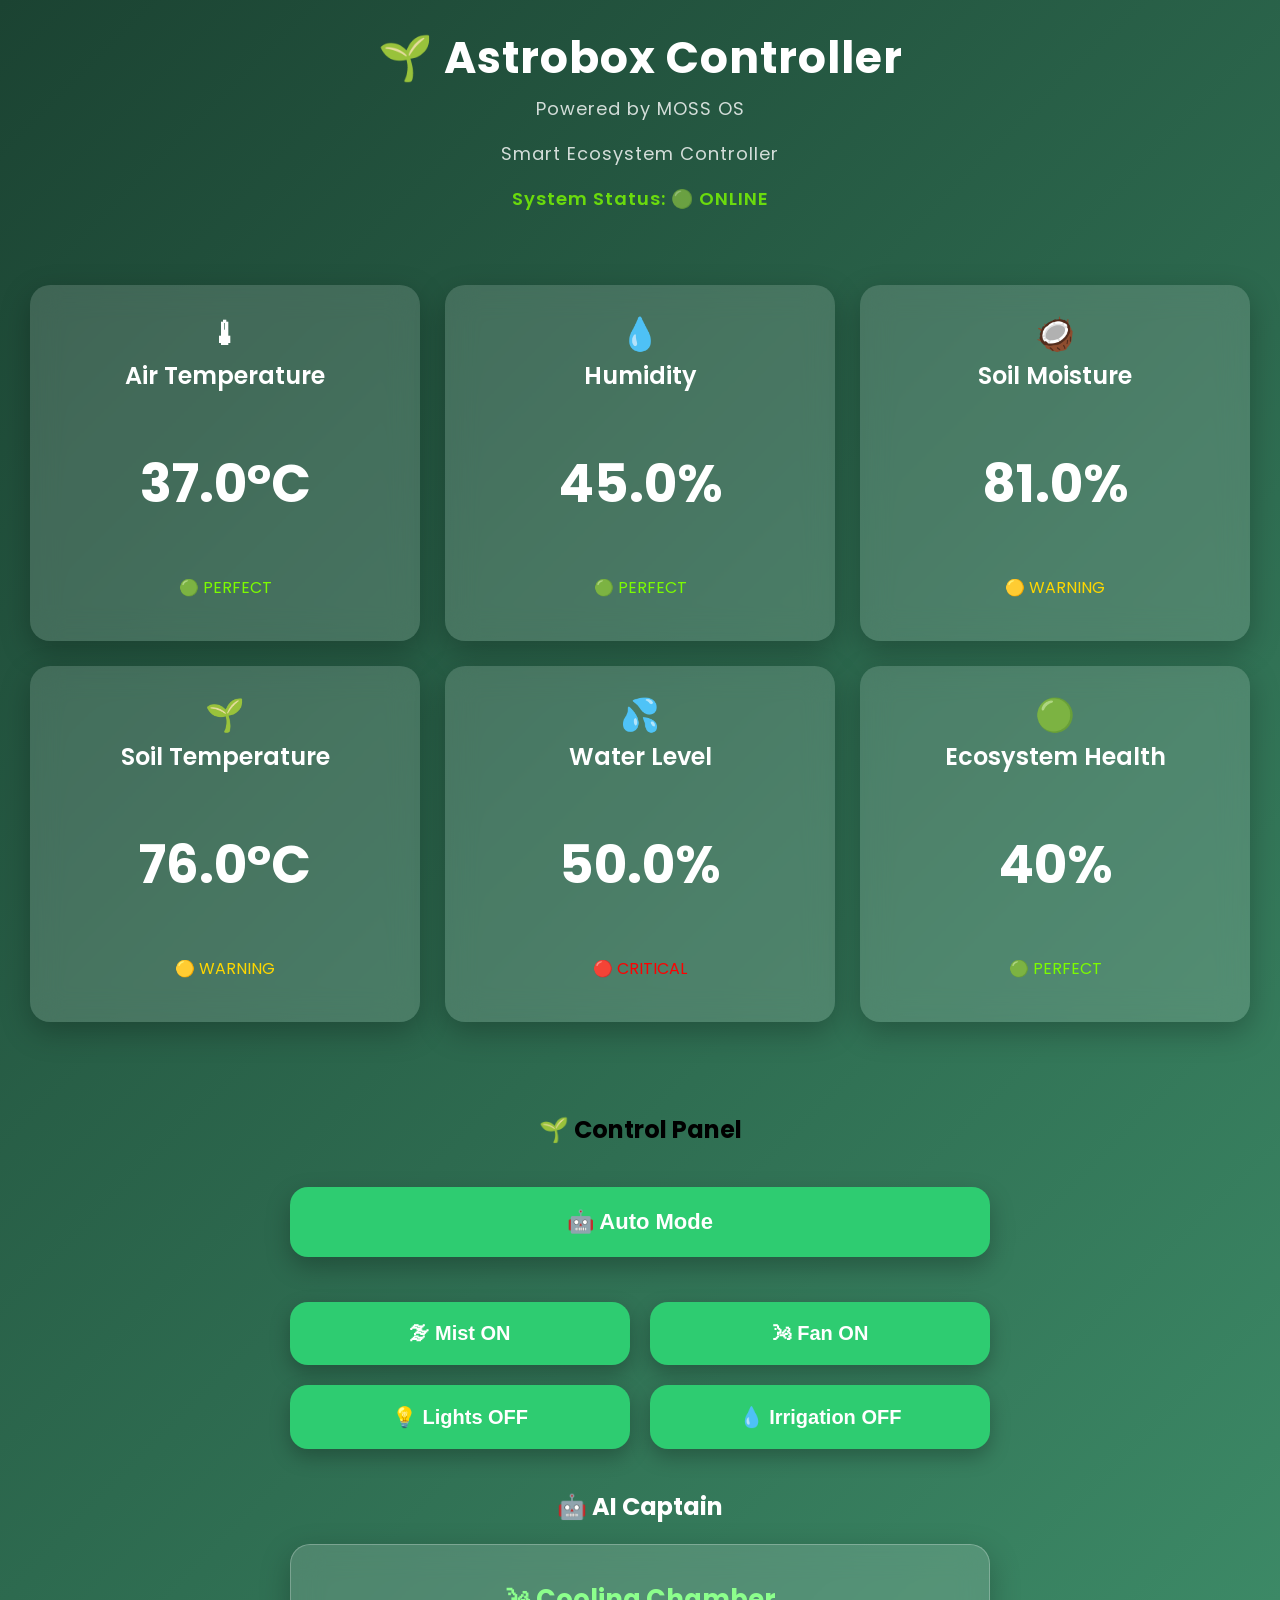
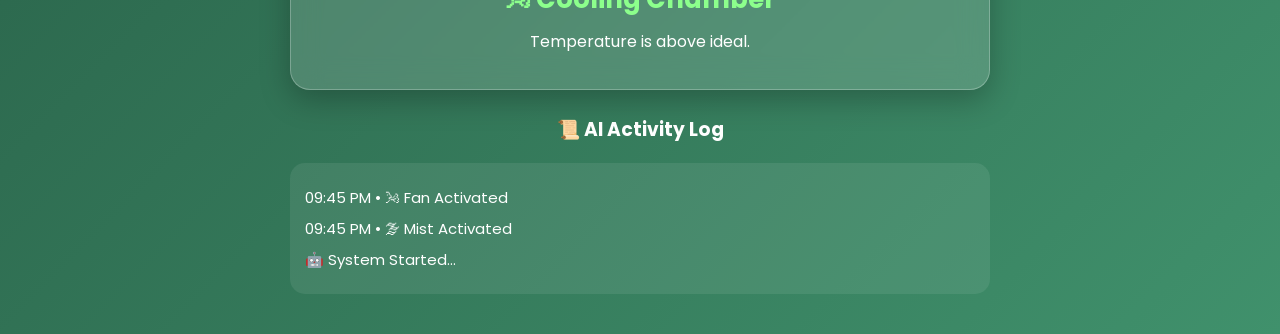
<file: Astrobox 2.0/index.html>
<!DOCTYPE html>
<html lang="en">
<head>
    <meta charset="UTF-8">
    <meta name="viewport" content="width=device-width, initial-scale=1.0">
    <title>Moss Farm Dashboard</title>

    <link rel="preconnect" href="https://fonts.googleapis.com">
    <link rel="preconnect" href="https://fonts.gstatic.com" crossorigin>
    <link href="https://fonts.googleapis.com/css2?family=Poppins:wght@300;400;600;700&display=swap" rel="stylesheet">
    <link rel="stylesheet" href="style.css">
</head>
<body>
    
    <header>
        <h1>🌱 Astrobox Controller</h1>
        <p>Powered by MOSS OS</p>
        <p>Smart Ecosystem Controller</p>
        <p class="online">
         System Status: 🟢 ONLINE
        </p>
    </header>

<main class="dashboard">

    <section class="sensor-grid">

    <div class="card">

        <div class="icon">🌡</div>
        <h2>Air Temperature</h2>

        <p class="value" id="airTemp">24°C</p>

        <p class="status perfect">🟢 PERFECT</p>

    </div>

    <div class="card">
        <div class="icon">💧</div>

        <h2>Humidity</h2>

        <p class="value" id="humidity">90%</p>

        <p class="status perfect">🟢 PERFECT</p>

    </div>

    <div class="card">
        <div class="icon">🥥</div>

        <h2>Soil Moisture</h2>

        <p class="value" id="soilMoisture">86%</p>

        <p class="status warning">🟡 WARNING</p>

    </div>

    <div class="card">
        <div class="icon">🌱</div>

        <h2>Soil Temperature</h2>

        <p class="value" id="soilTemp">20°C</p>

        <p class="status warning">🟡 WARNING</p>

    </div>

    <div class="card">
        <div class="icon">💦</div>

        <h2>Water Level</h2>

        <p  class="value" id="waterLevel">86%</p>

        <p class="status critical">🔴 CRITICAL</p>

    </div>

    <div class="card">

    <div class="icon">🟢</div>

    <h2>Ecosystem Health</h2>

    <p class="value" id="ecosystemHealth">92%</p>

    <p class="status perfect">🟢 PERFECT</p>

    </div>

    </section>

    <section class="controls">

    <h2>🌱 Control Panel</h2>

    <button class="autoBtn" id="autoBtn">
        🤖 Auto Mode 
    </button>

    <div class="controlGrid">

        <button class="modeBtn" id="mistBtn">
            🌫 Mist OFF
        </button>

        <button class="modeBtn" id="fanBtn">
            🌬 Fan OFF
        </button>

        <button class="modeBtn" id="lightBtn">
            💡 Lights OFF
        </button>

        <button class="modeBtn" id="dripperBtn">
            💧 Irrigation OFF
        </button>

    </div>

    </section>

    <section class="aiPanel">

        <h2>🤖 AI Captain</h2>

        <div class="aiCard">

            <p id="aiStatus">
                Monitoring Ecosystem...
            </p>
            
            <p id="aiReason">
                Waiting for sensor data...
            </p>

        </div>

        <div class="aiLog">

    <h3>📜 AI Activity Log</h3>

    <div id="logContainer">

        <p>🤖 System Started...</p>

    </div>

    </div>

    </section>

</main>

<script src="script.js"></script>

</body>
</html>
</file>
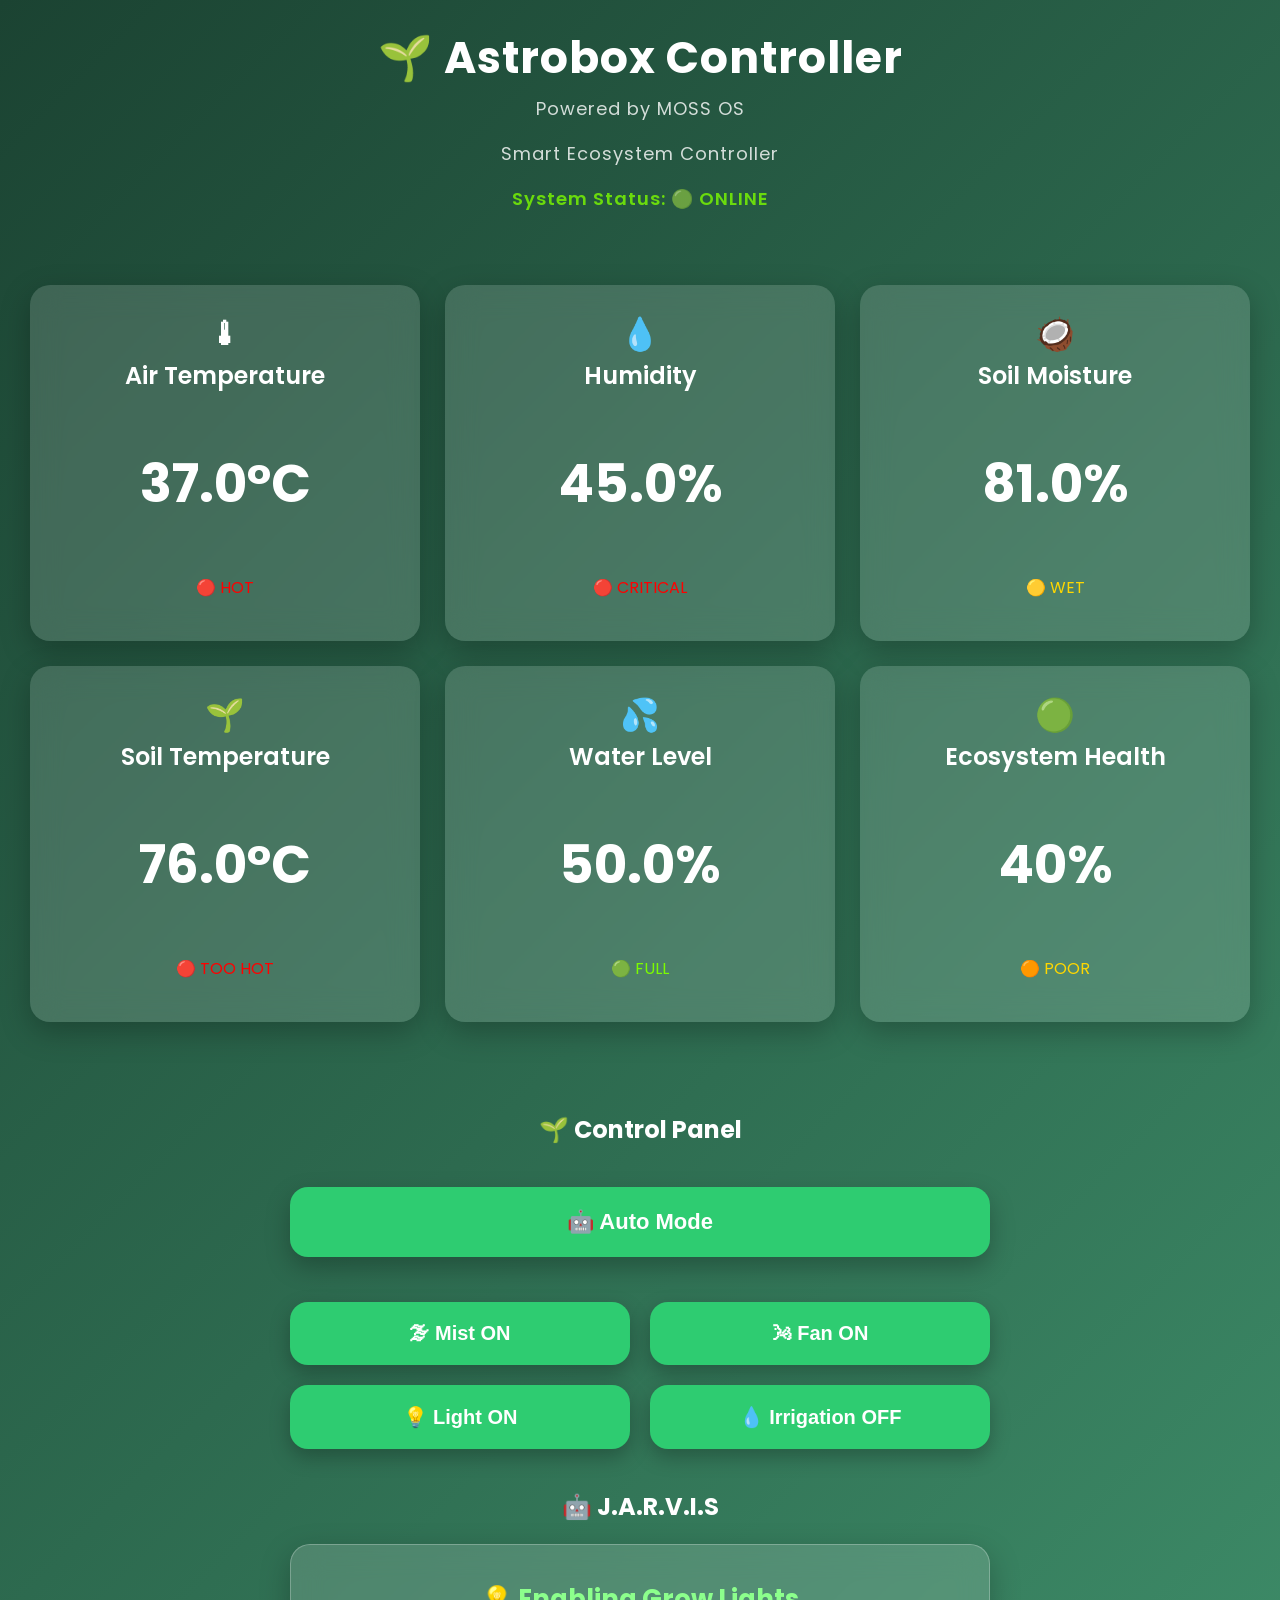
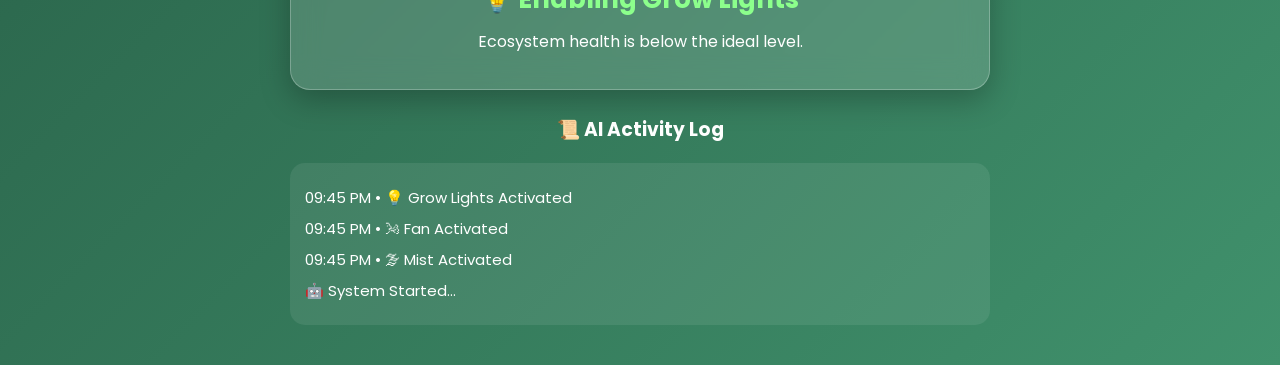
<file: ASTROBOX 3.0/index.html>
<!DOCTYPE html>
<html lang="en">
<head>
    <meta charset="UTF-8">
    <meta name="viewport" content="width=device-width, initial-scale=1.0">
    <title>Moss Farm Dashboard</title>

    <link rel="preconnect" href="https://fonts.googleapis.com">
    <link rel="preconnect" href="https://fonts.gstatic.com" crossorigin>
    <link href="https://fonts.googleapis.com/css2?family=Poppins:wght@300;400;600;700&display=swap" rel="stylesheet">
    <link rel="stylesheet" href="style.css">
</head>
<body>
    
    <header>
        <h1>🌱 Astrobox Controller</h1>
        <p>Powered by MOSS OS</p>
        <p>Smart Ecosystem Controller</p>
        <p class="online">
         System Status: 🟢 ONLINE
        </p>
    </header>

<main class="dashboard">

    <section class="sensor-grid">

    <div class="card">

        <div class="icon">🌡</div>
        <h2>Air Temperature</h2>

        <p class="value" id="airTemp">24°C</p>

        <p class="status perfect" id="airTempStatus">🟢 PERFECT</p>

    </div>

    <div class="card">
        <div class="icon">💧</div>

        <h2>Humidity</h2>

        <p class="value" id="humidity">90%</p>

        <p class="status perfect" id="humidityStatus">🟢 PERFECT</p>

    </div>

    <div class="card">
        <div class="icon">🥥</div>

        <h2>Soil Moisture</h2>

        <p class="value" id="soilMoisture">86%</p>

        <p class="status warning" id="soilMoistureStatus">🟡 WARNING</p>

    </div>

    <div class="card">
        <div class="icon">🌱</div>

        <h2>Soil Temperature</h2>

        <p class="value" id="soilTemp">20°C</p>

        <p class="status warning" id="soilTempStatus">🟡 WARNING</p>

    </div>

    <div class="card">
        <div class="icon">💦</div>

        <h2>Water Level</h2>

        <p  class="value" id="waterLevel">86%</p>

        <p class="status critical" id="waterLevelStatus">🔴 CRITICAL</p>

    </div>

    <div class="card">

    <div class="icon">🟢</div>

    <h2>Ecosystem Health</h2>

    <p class="value" id="ecosystemHealth">92%</p>

    <p class="status perfect" id="ecosystemHealthStatus">🟢 PERFECT</p>

    </div>

    </section>

    <section class="controls">

    <h2>🌱 Control Panel</h2>

    <button class="autoBtn" id="autoBtn">
        🤖 Auto Mode 
    </button>

    <div class="controlGrid">

        <button class="modeBtn" id="mistBtn">
            🌫 Mist OFF
        </button>

        <button class="modeBtn" id="fanBtn">
            🌬 Fan OFF
        </button>

        <button class="modeBtn" id="lightBtn">
            💡 Lights OFF
        </button>

        <button class="modeBtn" id="dripperBtn">
            💧 Irrigation OFF
        </button>

    </div>

    </section>

    <section class="aiPanel">

        <h2>🤖 J.A.R.V.I.S</h2>

        <div class="aiCard">

            <p id="aiStatus">
                Monitoring Ecosystem...
            </p>
            
            <p id="aiReason">
                Waiting for sensor data...
            </p>

        </div>

        <div class="aiLog">

    <h3>📜 AI Activity Log</h3>

    <div id="logContainer">

        <p>🤖 System Started...</p>

    </div>

    </div>

    </section>

</main>

<script src="script.js"></script>

</body>
</html>
</file>
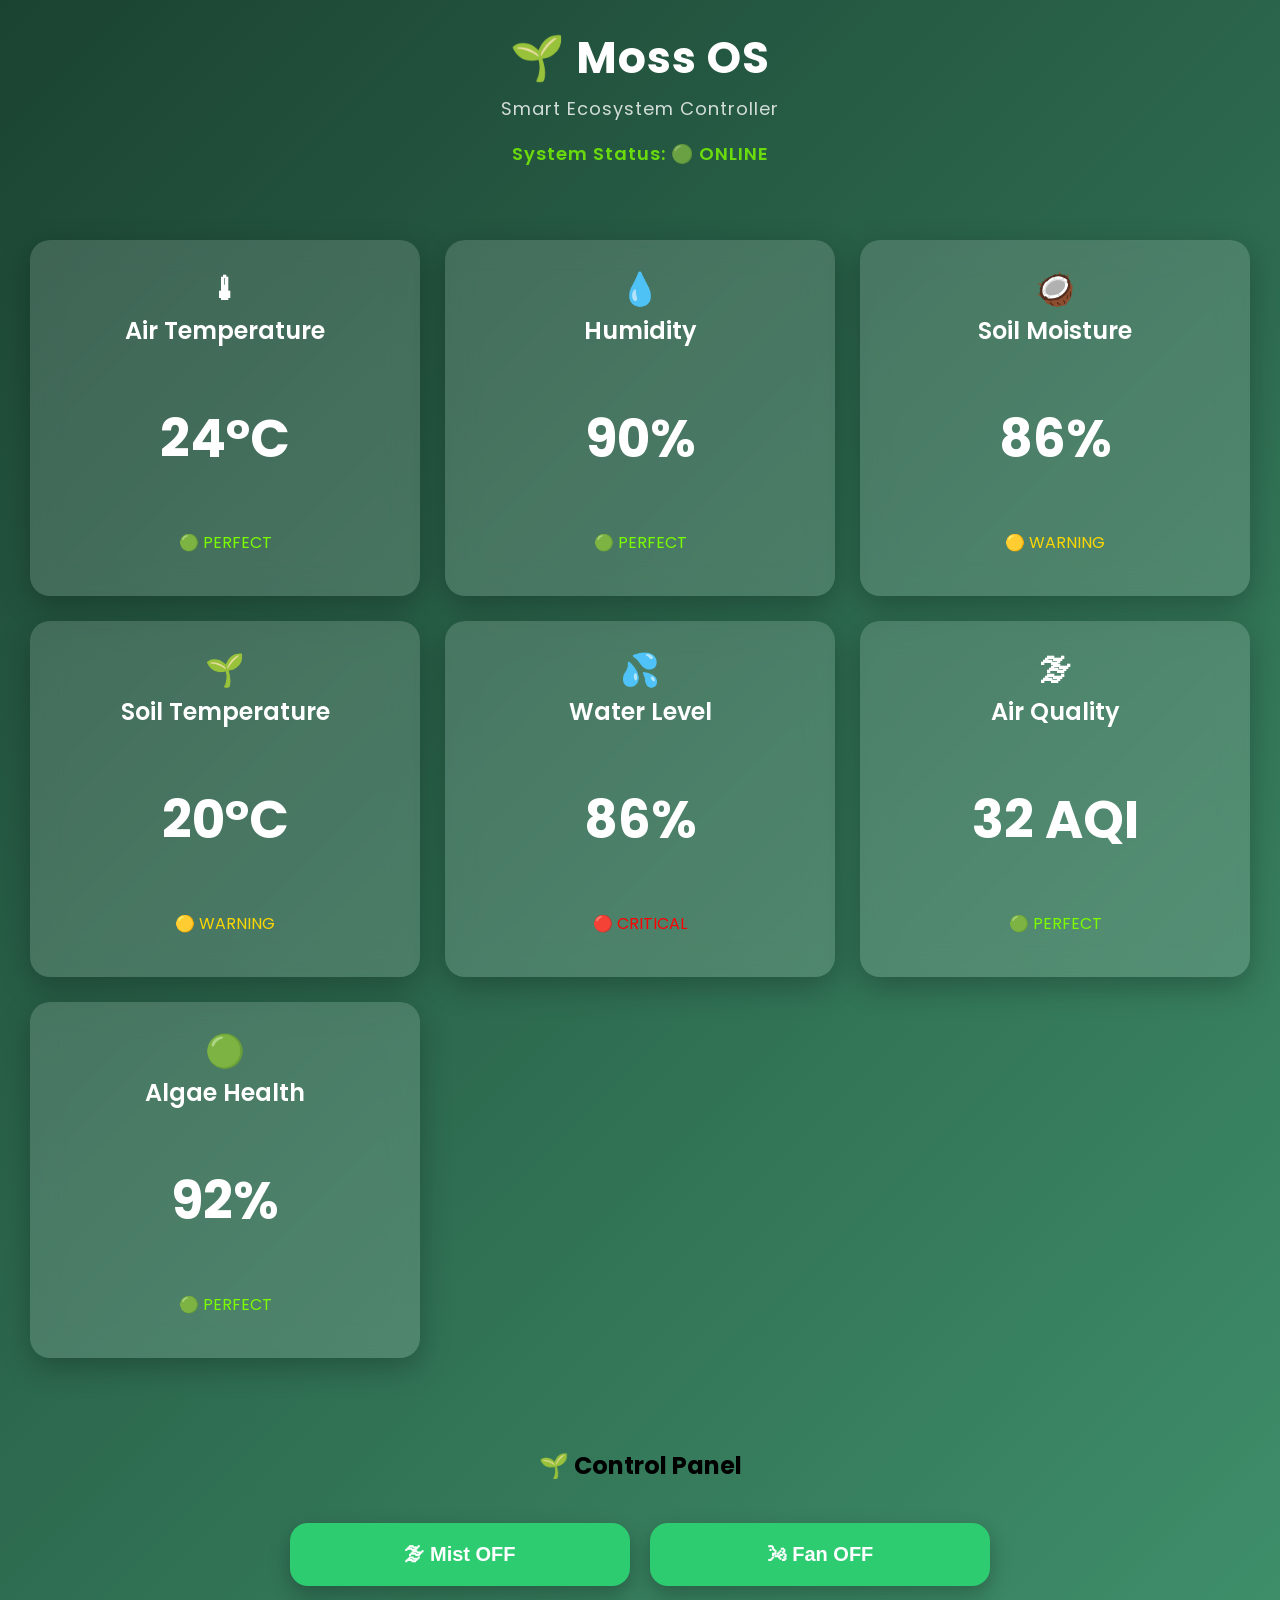
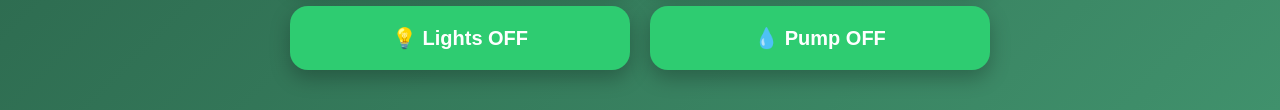
<file: MOSS FARM 1.0/index.html>
<!DOCTYPE html>
<html lang="en">
<head>
    <meta charset="UTF-8">
    <meta name="viewport" content="width=device-width, initial-scale=1.0">
    <title>Moss Farm Dashboard</title>

    <link rel="preconnect" href="https://fonts.googleapis.com">
    <link rel="preconnect" href="https://fonts.gstatic.com" crossorigin>
    <link href="https://fonts.googleapis.com/css2?family=Poppins:wght@300;400;600;700&display=swap" rel="stylesheet">
    <link rel="stylesheet" href="style.css">
</head>
<body>
    
    <header>
        <h1>🌱 Moss OS</h1>
        <p>Smart Ecosystem Controller</p>
        <p class="online">
         System Status: 🟢 ONLINE
        </p>
    </header>

<main class="dashboard">

    <section class="sensor-grid">

    <div class="card">

        <div class="icon">🌡</div>
        <h2>Air Temperature</h2>

        <p class="value" id="airTemp">24°C</p>

        <p class="status perfect">🟢 PERFECT</p>

    </div>

    <div class="card">
        <div class="icon">💧</div>

        <h2>Humidity</h2>

        <p class="value" id="humidity">90%</p>

        <p class="status perfect">🟢 PERFECT</p>

    </div>

    <div class="card">
        <div class="icon">🥥</div>

        <h2>Soil Moisture</h2>

        <p class="value" id="soilMoisture">86%</p>

        <p class="status warning">🟡 WARNING</p>

    </div>

    <div class="card">
        <div class="icon">🌱</div>

        <h2>Soil Temperature</h2>

        <p class="value" id="soilTemp">20°C</p>

        <p class="status warning">🟡 WARNING</p>

    </div>

    <div class="card">
        <div class="icon">💦</div>

        <h2>Water Level</h2>

        <p  class="value" id="waterLevel">86%</p>

        <p class="status critical">🔴 CRITICAL</p>

    </div>

    <div class="card">
        <div class="icon">🌫</div>

        <h2>Air Quality</h2>

        <p  class="value" id="airQuality">32 AQI</p>

        <p class="status perfect">🟢 PERFECT</p>

    </div>

    <div class="card">

    <div class="icon">🟢</div>

    <h2>Algae Health</h2>

    <p class="value" id="algaeHealth">92%</p>

    <p class="status perfect">🟢 PERFECT</p>

    </div>

    </section>

    <section class="controls">

    <h2>🌱 Control Panel</h2>

    <div class="controlGrid">

        <button class="modeBtn" id="mistBtn">
            🌫 Mist OFF
        </button>

        <button class="modeBtn" id="fanBtn">
            🌬 Fan OFF
        </button>

        <button class="modeBtn" id="lightBtn">
            💡 Lights OFF
        </button>

        <button class="modeBtn" id="pumpBtn">
            💧 Pump OFF
        </button>

    </div>

    </section>

</main>

<script src="script.js"></script>

</body>
</html>
</file>
<file: Astrobox 2.0/style.css>
body{
    margin:0;
    font-family:'Poppins',sans-serif;

    background:linear-gradient(
        135deg,
        #1b4332,
        #2d6a4f,
        #40916c
    );

    min-height:100vh;
}

header{

    padding:25px;

    color:white;

    text-align:center;

    font-size:22px;

    letter-spacing:1px;

}

header h1 {
    margin: 0;
}
.sensor-grid{
    display:grid;
    grid-template-columns: repeat(3,1fr);
    gap:25px;
    padding:30px;

}

.card{

    background:rgba(255,255,255,0.15);

    backdrop-filter:blur(15px);

    border-radius:20px;

    padding:25px;

    text-align:center;

    color:white;

    box-shadow:0 10px 30px rgba(0,0,0,.25);

    transition:.3s;

    min-height:220px;

}

.card:hover{

    transform:
    translateY(-10px)
    scale(1.03);

    box-shadow:
    0 20px 40px rgba(0,0,0,.35);

}

.card h2{
    margin-top:0;
    color:white;
    font-weight: 600;
}

.value{

    font-size:52px;

    font-weight:700;

}

.perfect{
    color:#7CFC00;
    animation:pulse 1s infinite;
}

.warning{
    color:gold;
    animation:pulse 1.5s infinite;
}

.critical{
    color:red;
    animation:pulse 2s infinite;
}

header p{

    margin-top:5px;

    opacity:.8;

    font-size:18px;

}

.online{

    color:#7CFC00;

    font-weight:600;

}

.card .icon{
    margin-top:0;
    font-size: 32px;
    font-weight: 600;
}

@keyframes pulse{

    0%{transform:scale(1);}

    50%{transform:scale(1.15); opacity:.7;}

    100%{transform:scale(1);}
}

.controls{
    margin-top:40px;
    margin-bottom:40px;

    display:flex;
    flex-direction:column;

    align-items:center;

    gap:20px;
}

.modeBtn{

    padding:20px;

    border:none;

    border-radius:18px;

    background:#2ecc71;

    color:white;

    font-size:20px;

    font-weight:600;

    cursor:pointer;

    transition:.3s;

    box-shadow:0 8px 20px rgba(0,0,0,.25);

}

.modeBtn:hover{

    transform:

    translateY(-5px)

    scale(1.05);

}

.controlGrid{

    display:grid;

    grid-template-columns:repeat(2,1fr);

    gap:20px;

    width:100%;

    max-width:700px;

    justify-content:center;
}

.aiPanel{

    width:100%;
    max-width:700px;
    margin:40px auto;

}


.aiPanel h2{

    text-align:center;
    margin-bottom:20px;
    color:white;

}

.aiCard{

    width:100%;
    padding:25px;

    background:rgba(255,255,255,0.15);
    backdrop-filter:blur(15px);
    -webkit-backdrop-filter:blur(15px);

    border:1px solid rgba(255,255,255,0.25);
    border-radius:20px;

    text-align:center;

    box-sizing:border-box;

    color:white;

    box-shadow:0 10px 30px rgba(0,0,0,.25);

}

.aiCard p{

    text-align:center;
    margin:10px 0;

}

#aiStatus{

    font-size:1.6rem;
    font-weight:700;
    color:#8cff8c;

}

#aiReason{

    font-size:1rem;
    color:white;

}

@keyframes aiPulse{

    0%{

        box-shadow:0 0 10px rgba(140,255,156,0.3);

    }

    50%{

        box-shadow:0 0 25px rgba(140,255,156,0.7);

    }

    100%{

        box-shadow:0 0 10px rgba(140,255,156,0.3);

    }

}

.aiCard{

    animation:aiPulse 2s infinite;
}

.aiLog{

    margin-top:25px;

    text-align:left;

}

.aiLog h3{

    text-align:center;

    color:white;

}

#logContainer{

    max-height:220px;

    overflow-y:auto;

    padding:15px;

    border-radius:15px;

    background:rgba(255,255,255,.08);

}

#logContainer p{

    margin:8px 0;

    color:white;

    font-size:15px;

}

.autoBtn{

    width:100%;

    max-width:700px;

    padding:22px;

    margin-bottom:25px;

    border:none;

    border-radius:18px;

    background:#2ecc71;

    color:white;

    font-size:22px;

    font-weight:700;

    cursor:pointer;

    transition:.3s;

    box-shadow:0 10px 25px rgba(0,0,0,.25);

}

.autoBtn:hover{

    transform:translateY(-5px);

}

.autoBtn.manual{

    background:#e67e22;

}
</file>
<file: ASTROBOX 3.0/style.css>
body{
    margin:0;
    font-family:'Poppins',sans-serif;

    background:linear-gradient(
        135deg,
        #1b4332,
        #2d6a4f,
        #40916c
    );

    min-height:100vh;
}

header{

    padding:25px;

    color:white;

    text-align:center;

    font-size:22px;

    letter-spacing:1px;

}

header h1 {
    margin: 0;
}
.sensor-grid{
    display:grid;
    grid-template-columns: repeat(3,1fr);
    gap:25px;
    padding:30px;

}

.card{

    background:rgba(255,255,255,0.15);

    backdrop-filter:blur(15px);

    border-radius:20px;

    padding:25px;

    text-align:center;

    color:white;

    box-shadow:0 10px 30px rgba(0,0,0,.25);

    transition:.3s;

    min-height:220px;

}

.card:hover{

    transform:
    translateY(-10px)
    scale(1.03);

    box-shadow:
    0 20px 40px rgba(0,0,0,.35);

}

.card h2{
    margin-top:0;
    color:white;
    font-weight: 600;
}

.value{

    font-size:52px;

    font-weight:700;

}

.perfect{
    color:#7CFC00;
    animation:pulse 1s infinite;
}

.warning{
    color:gold;
    animation:pulse 1.5s infinite;
}

.critical{
    color:red;
    animation:pulse 2s infinite;
}

header p{

    margin-top:5px;

    opacity:.8;

    font-size:18px;

}

.online{

    color:#7CFC00;

    font-weight:600;

}

.card .icon{
    margin-top:0;
    font-size: 32px;
    font-weight: 600;
}

@keyframes pulse{

    0%{transform:scale(1);}

    50%{transform:scale(1.15); opacity:.7;}

    100%{transform:scale(1);}
}

.controls{
    margin-top:40px;
    margin-bottom:40px;

    display:flex;
    flex-direction:column;

    align-items:center;

    gap:20px;
}

.modeBtn{

    padding:20px;

    border:none;

    border-radius:18px;

    background:#2ecc71;

    color:white;

    font-size:20px;

    font-weight:600;

    cursor:pointer;

    transition:.3s;

    box-shadow:0 8px 20px rgba(0,0,0,.25);

}

.modeBtn:hover{

    transform:

    translateY(-5px)

    scale(1.05);

}

.controlGrid{

    display:grid;

    grid-template-columns:repeat(2,1fr);

    gap:20px;

    width:100%;

    max-width:700px;

    justify-content:center;
}

.aiPanel{

    width:100%;
    max-width:700px;
    margin:40px auto;

}


.aiPanel h2{

    text-align:center;
    margin-bottom:20px;
    color:white;

}

.aiCard{

    width:100%;
    padding:25px;

    background:rgba(255,255,255,0.15);
    backdrop-filter:blur(15px);
    -webkit-backdrop-filter:blur(15px);

    border:1px solid rgba(255,255,255,0.25);
    border-radius:20px;

    text-align:center;

    box-sizing:border-box;

    color:white;

    box-shadow:0 10px 30px rgba(0,0,0,.25);

}

.aiCard p{

    text-align:center;
    margin:10px 0;

}

#aiStatus{

    font-size:1.6rem;
    font-weight:700;
    color:#8cff8c;

}

#aiReason{

    font-size:1rem;
    color:white;

}

@keyframes aiPulse{

    0%{

        box-shadow:0 0 10px rgba(140,255,156,0.3);

    }

    50%{

        box-shadow:0 0 25px rgba(140,255,156,0.7);

    }

    100%{

        box-shadow:0 0 10px rgba(140,255,156,0.3);

    }

}

.aiCard{

    animation:aiPulse 2s infinite;
}

.aiLog{

    margin-top:25px;

    text-align:left;

}

.aiLog h3{

    text-align:center;

    color:white;

}

#logContainer{

    max-height:220px;

    overflow-y:auto;

    padding:15px;

    border-radius:15px;

    background:rgba(255,255,255,.08);

}

#logContainer p{

    margin:8px 0;

    color:white;

    font-size:15px;

}

.autoBtn{

    width:100%;

    max-width:700px;

    padding:22px;

    margin-bottom:25px;

    border:none;

    border-radius:18px;

    background:#2ecc71;

    color:white;

    font-size:22px;

    font-weight:700;

    cursor:pointer;

    transition:.3s;

    box-shadow:0 10px 25px rgba(0,0,0,.25);

}

.autoBtn:hover{

    transform:translateY(-5px);

}

.autoBtn.manual{

    background:#e67e22;

}

.controls h2{

    text-align:center;

    color:white;

    margin-bottom:20px;

}
</file>
<file: MOSS FARM 1.0/style.css>
body{
    margin:0;
    font-family:'Poppins',sans-serif;

    background:linear-gradient(
        135deg,
        #1b4332,
        #2d6a4f,
        #40916c
    );

    min-height:100vh;
}

header{

    padding:25px;

    color:white;

    text-align:center;

    font-size:22px;

    letter-spacing:1px;

}

header h1 {
    margin: 0;
}
.sensor-grid{
    display:grid;
    grid-template-columns: repeat(3,1fr);
    gap:25px;
    padding:30px;

}

.card{

    background:rgba(255,255,255,0.15);

    backdrop-filter:blur(15px);

    border-radius:20px;

    padding:25px;

    text-align:center;

    color:white;

    box-shadow:0 10px 30px rgba(0,0,0,.25);

    transition:.3s;

    min-height:220px;

}

.card:hover{

    transform:
    translateY(-10px)
    scale(1.03);

    box-shadow:
    0 20px 40px rgba(0,0,0,.35);

}

.card h2{
    margin-top:0;
    color:white;
    font-weight: 600;
}

.value{

    font-size:52px;

    font-weight:700;

}

.perfect{
    color:#7CFC00;
    animation:pulse 1s infinite;
}

.warning{
    color:gold;
    animation:pulse 1.5s infinite;
}

.critical{
    color:red;
    animation:pulse 2s infinite;
}

header p{

    margin-top:5px;

    opacity:.8;

    font-size:18px;

}

.online{

    color:#7CFC00;

    font-weight:600;

}

.card .icon{
    margin-top:0;
    font-size: 32px;
    font-weight: 600;
}

@keyframes pulse{

    0%{transform:scale(1);}

    50%{transform:scale(1.15); opacity:.7;}

    100%{transform:scale(1);}
}

.controls{
    margin-top:40px;
    margin-bottom:40px;

    display:flex;
    flex-direction:column;

    align-items:center;

    gap:20px;
}

.modeBtn{

    padding:20px;

    border:none;

    border-radius:18px;

    background:#2ecc71;

    color:white;

    font-size:20px;

    font-weight:600;

    cursor:pointer;

    transition:.3s;

    box-shadow:0 8px 20px rgba(0,0,0,.25);

}

.modeBtn:hover{

    transform:

    translateY(-5px)

    scale(1.05);

}

.controlGrid{

    display:grid;

    grid-template-columns:repeat(2,1fr);

    gap:20px;

    width:100%;

    max-width:700px;

    justify-content:center;
}
</file>
